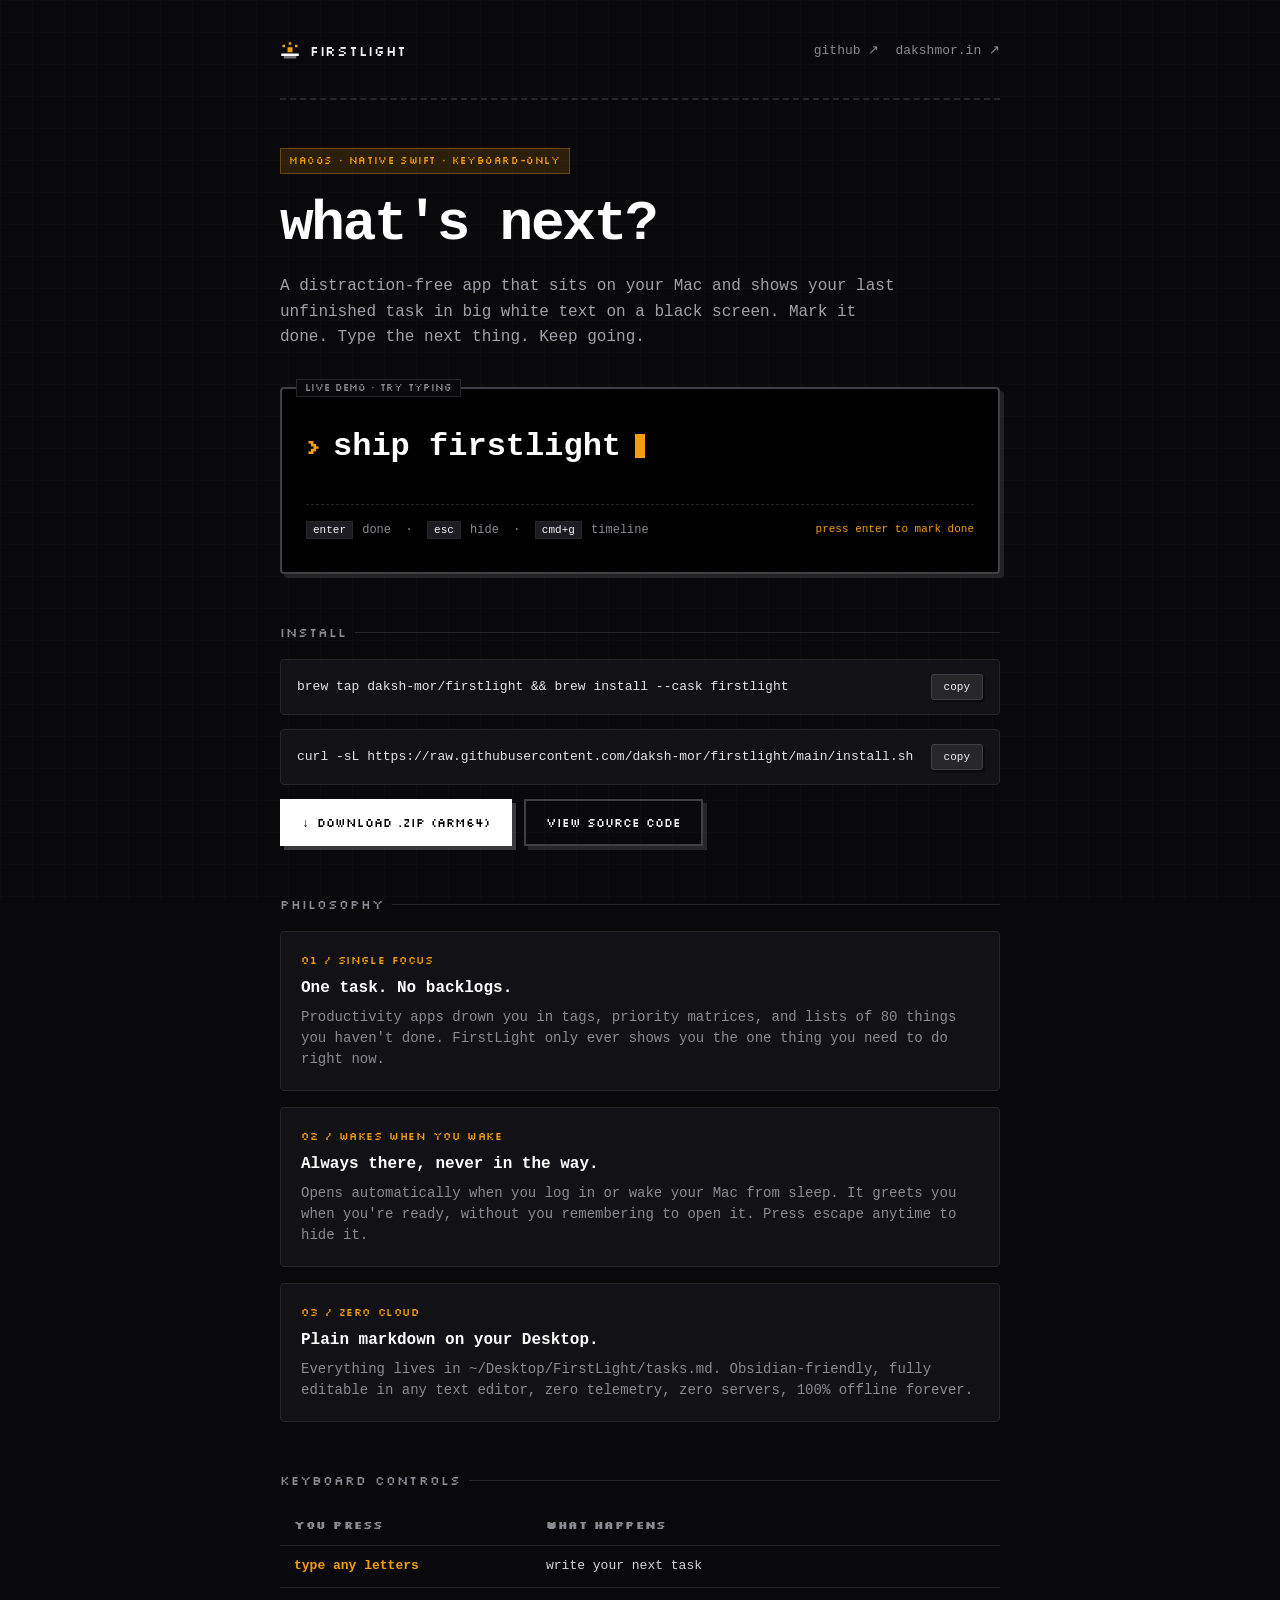
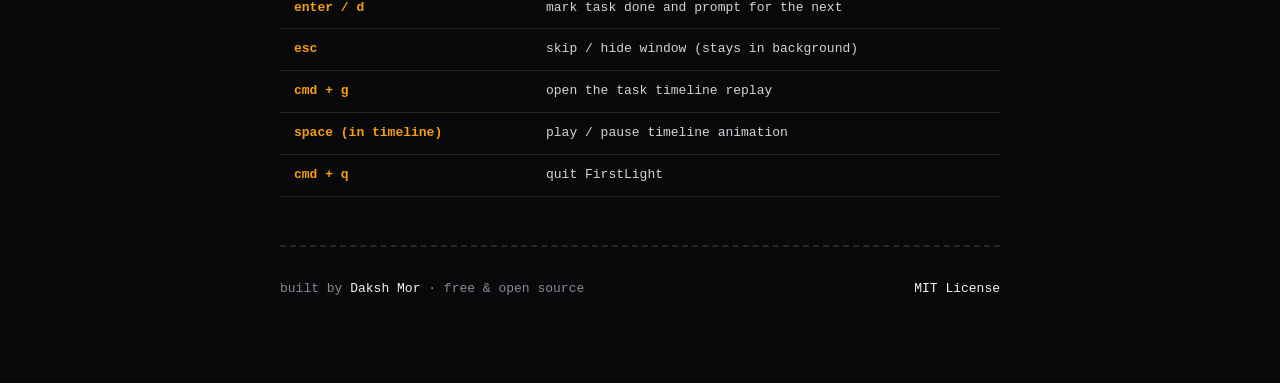
<file: firstlight/index.html>
<!DOCTYPE html>
<html lang="en">
<head>
  <meta charset="UTF-8">
  <meta name="viewport" content="width=device-width, initial-scale=1.0">
  <title>FirstLight: what's next?</title>
  <meta name="description" content="A distraction-free macOS app that sits on your Mac and asks one question: what's next? Keyboard-only, offline, plain markdown.">
  <link rel="icon" href="data:image/svg+xml,<svg xmlns='http://www.w3.org/2000/svg' viewBox='0 0 16 16'><rect width='16' height='16' fill='%23000'/><rect x='6' y='4' width='4' height='4' fill='%23f59e0b'/><rect x='2' y='8' width='12' height='2' fill='%23fff'/><rect x='0' y='11' width='16' height='1' fill='%23555'/></svg>">
  <link rel="preconnect" href="https://fonts.googleapis.com">
  <link rel="preconnect" href="https://fonts.gstatic.com" crossorigin>
  <link href="https://fonts.googleapis.com/css2?family=Silkscreen&display=swap" rel="stylesheet">
  <style>
    *, *::before, *::after {
      box-sizing: border-box;
      margin: 0;
      padding: 0;
    }

    :root {
      --bg: #09090b;
      --bg-surface: #121216;
      --bg-terminal: #000000;
      --text: #f4f4f5;
      --text-muted: #8a8a93;
      --border: #27272a;
      --border-light: #3f3f46;
      --amber: #f59e0b;
      --amber-dim: rgba(245, 158, 11, 0.15);
      --font-mono: ui-monospace, "SF Mono", "Cascadia Code", "Roboto Mono", Menlo, Consolas, monospace;
      --font-pixel: "Silkscreen", monospace;
    }

    body {
      background-color: var(--bg);
      color: var(--text);
      font-family: var(--font-mono);
      line-height: 1.6;
      -webkit-font-smoothing: antialiased;
      padding: 0 16px;
      min-height: 100vh;
      display: flex;
      flex-direction: column;
      align-items: center;
    }

    /* Grid background pattern */
    body::before {
      content: "";
      position: fixed;
      top: 0;
      left: 0;
      width: 100%;
      height: 100%;
      background-size: 32px 32px;
      background-image: 
        linear-gradient(to right, rgba(255, 255, 255, 0.02) 1px, transparent 1px),
        linear-gradient(to bottom, rgba(255, 255, 255, 0.02) 1px, transparent 1px);
      pointer-events: none;
      z-index: 0;
    }

    .wrapper {
      width: 100%;
      max-width: 720px;
      margin: 0 auto;
      padding: 40px 0 80px;
      position: relative;
      z-index: 1;
    }

    /* Header */
    header {
      display: flex;
      justify-content: space-between;
      align-items: center;
      padding-bottom: 36px;
      border-bottom: 2px dashed var(--border);
      margin-bottom: 48px;
    }

    .logo-badge {
      display: inline-flex;
      align-items: center;
      gap: 10px;
      text-decoration: none;
      color: var(--text);
      font-family: var(--font-pixel);
      font-size: 14px;
      letter-spacing: 0.05em;
    }

    .pixel-sun {
      width: 20px;
      height: 20px;
      image-rendering: pixelated;
    }

    .header-links {
      display: flex;
      gap: 16px;
      font-size: 13px;
    }

    .header-links a {
      color: var(--text-muted);
      text-decoration: none;
      transition: color 0.15s;
    }

    .header-links a:hover {
      color: var(--amber);
    }

    /* Hero */
    .pill {
      display: inline-block;
      font-family: var(--font-pixel);
      font-size: 10px;
      padding: 4px 8px;
      background: var(--amber-dim);
      color: var(--amber);
      border: 1px solid rgba(245, 158, 11, 0.3);
      margin-bottom: 20px;
      letter-spacing: 0.06em;
    }

    h1 {
      font-size: clamp(34px, 7vw, 56px);
      font-weight: 700;
      letter-spacing: -0.04em;
      line-height: 1.1;
      margin-bottom: 18px;
      color: #ffffff;
    }

    .hero-desc {
      font-size: 16px;
      color: #a1a1aa;
      line-height: 1.6;
      margin-bottom: 36px;
      max-width: 620px;
    }

    /* Interactive Demo Screen */
    .app-screen {
      background: var(--bg-terminal);
      border: 2px solid var(--border-light);
      box-shadow: 4px 4px 0px rgba(255, 255, 255, 0.1);
      border-radius: 4px;
      padding: 32px 24px;
      margin-bottom: 48px;
      cursor: text;
      position: relative;
    }

    .app-screen-label {
      position: absolute;
      top: -10px;
      left: 14px;
      background: var(--bg);
      padding: 0 8px;
      font-size: 10px;
      font-family: var(--font-pixel);
      color: var(--text-muted);
      border: 1px solid var(--border);
    }

    .task-display {
      font-size: clamp(22px, 4.5vw, 32px);
      font-weight: 600;
      color: #ffffff;
      min-height: 48px;
      word-break: break-word;
      display: flex;
      align-items: center;
      gap: 12px;
    }

    .task-prefix {
      color: var(--amber);
      font-family: var(--font-pixel);
      font-size: 20px;
      user-select: none;
    }

    .task-text {
      color: #ffffff;
      outline: none;
    }

    .task-text.done {
      text-decoration: line-through;
      color: var(--text-muted);
    }

    .cursor {
      display: inline-block;
      width: 10px;
      height: 24px;
      background: var(--amber);
      animation: blink 1s infinite;
      vertical-align: middle;
      margin-left: 2px;
    }

    @keyframes blink {
      0%, 49% { opacity: 1; }
      50%, 100% { opacity: 0; }
    }

    .screen-footer {
      display: flex;
      flex-wrap: wrap;
      justify-content: space-between;
      gap: 12px;
      margin-top: 32px;
      padding-top: 16px;
      border-top: 1px dashed var(--border);
      font-size: 12px;
      color: var(--text-muted);
    }

    .screen-keys span {
      background: #1c1c22;
      border: 1px solid var(--border);
      padding: 2px 6px;
      color: var(--text);
      font-size: 11px;
      margin-right: 2px;
    }

    .screen-hint {
      color: var(--amber);
      font-size: 11px;
    }

    /* Install Section */
    .section-title {
      font-family: var(--font-pixel);
      font-size: 13px;
      letter-spacing: 0.08em;
      color: var(--text-muted);
      text-transform: uppercase;
      margin-bottom: 16px;
      display: flex;
      align-items: center;
      gap: 8px;
    }

    .section-title::after {
      content: "";
      flex: 1;
      height: 1px;
      background: var(--border);
    }

    .install-box {
      background: var(--bg-surface);
      border: 1px solid var(--border);
      border-radius: 4px;
      padding: 14px 16px;
      margin-bottom: 14px;
      display: flex;
      align-items: center;
      justify-content: space-between;
      gap: 12px;
      position: relative;
    }

    .install-cmd {
      font-size: 13px;
      color: #e4e4e7;
      min-width: 0;
      max-width: 100%;
      overflow-x: auto;
      white-space: nowrap;
      scrollbar-width: none;
    }

    .install-cmd::-webkit-scrollbar {
      display: none;
    }

    .copy-btn {
      background: #27272a;
      border: 1px solid var(--border-light);
      color: var(--text);
      font-family: var(--font-mono);
      font-size: 11px;
      padding: 6px 12px;
      border-radius: 3px;
      cursor: pointer;
      flex-shrink: 0;
      transition: all 0.15s;
      box-shadow: 2px 2px 0px rgba(0, 0, 0, 0.4);
    }

    .copy-btn:hover {
      background: #3f3f46;
      border-color: #52525b;
      color: #ffffff;
      transform: translate(-1px, -1px);
      box-shadow: 3px 3px 0px rgba(0, 0, 0, 0.6);
    }

    .copy-btn:active {
      transform: translate(1px, 1px);
      box-shadow: 0 0 0;
    }

    .copy-btn.copied {
      background: var(--amber);
      color: #000;
      border-color: var(--amber);
    }

    .download-row {
      display: flex;
      gap: 12px;
      margin-top: 14px;
      margin-bottom: 48px;
      flex-wrap: wrap;
    }

    .pixel-btn {
      display: inline-flex;
      align-items: center;
      gap: 8px;
      background: #ffffff;
      color: #000000;
      font-family: var(--font-pixel);
      font-size: 12px;
      text-decoration: none;
      padding: 12px 20px;
      border: 2px solid #ffffff;
      box-shadow: 4px 4px 0px rgba(255, 255, 255, 0.2);
      cursor: pointer;
      transition: all 0.15s;
    }

    .pixel-btn:hover {
      background: var(--amber);
      border-color: var(--amber);
      transform: translate(-2px, -2px);
      box-shadow: 6px 6px 0px rgba(245, 158, 11, 0.3);
    }

    .pixel-btn:active {
      transform: translate(2px, 2px);
      box-shadow: 0 0 0;
    }

    .pixel-btn-secondary {
      background: transparent;
      color: var(--text);
      border: 2px solid var(--border-light);
      box-shadow: 4px 4px 0px var(--border);
    }

    .pixel-btn-secondary:hover {
      background: var(--bg-surface);
      border-color: var(--text-muted);
      color: #fff;
      box-shadow: 6px 6px 0px var(--border-light);
    }

    /* 3 Pillars */
    .pillars {
      display: grid;
      grid-template-columns: 1fr;
      gap: 16px;
      margin-bottom: 48px;
    }

    .pillar-card {
      background: var(--bg-surface);
      border: 1px solid var(--border);
      padding: 20px;
      border-radius: 4px;
    }

    .pillar-num {
      font-family: var(--font-pixel);
      font-size: 11px;
      color: var(--amber);
      margin-bottom: 6px;
      letter-spacing: 0.05em;
    }

    .pillar-title {
      font-size: 16px;
      font-weight: 600;
      color: #ffffff;
      margin-bottom: 6px;
    }

    .pillar-body {
      font-size: 14px;
      color: var(--text-muted);
      line-height: 1.5;
    }

    /* Shortcuts Table */
    .shortcuts-table {
      width: 100%;
      border-collapse: collapse;
      margin-bottom: 48px;
      font-size: 13px;
    }

    .shortcuts-table th,
    .shortcuts-table td {
      padding: 10px 14px;
      text-align: left;
      border-bottom: 1px solid var(--border);
    }

    .shortcuts-table th {
      color: var(--text-muted);
      font-family: var(--font-pixel);
      font-size: 11px;
      text-transform: uppercase;
      letter-spacing: 0.05em;
    }

    .shortcuts-table td:first-child {
      font-weight: 600;
      color: var(--amber);
      white-space: nowrap;
      width: 35%;
    }

    .shortcuts-table td:last-child {
      color: #d4d4d8;
    }

    /* Footer */
    footer {
      padding-top: 32px;
      border-top: 2px dashed var(--border);
      display: flex;
      flex-wrap: wrap;
      justify-content: space-between;
      gap: 16px;
      font-size: 13px;
      color: var(--text-muted);
    }

    footer a {
      color: var(--text);
      text-decoration: none;
    }

    footer a:hover {
      color: var(--amber);
    }

    @media (max-width: 600px) {
      .app-screen {
        padding: 24px 16px;
      }
      .task-display {
        font-size: 22px;
      }
      .screen-footer {
        font-size: 11px;
      }
      .install-box {
        flex-direction: column;
        align-items: flex-start;
      }
      .copy-btn {
        align-self: flex-end;
      }
    }
  </style>
</head>
<body>
  <div class="wrapper">
    <!-- Header -->
    <header>
      <a href="#" class="logo-badge">
        <svg class="pixel-sun" viewBox="0 0 16 16" fill="currentColor">
          <rect x="7" y="1" width="2" height="2" fill="#f59e0b"/>
          <rect x="2" y="3" width="2" height="2" fill="#f59e0b"/>
          <rect x="12" y="3" width="2" height="2" fill="#f59e0b"/>
          <rect x="6" y="5" width="4" height="4" fill="#f59e0b"/>
          <rect x="1" y="10" width="14" height="2" fill="#ffffff"/>
          <rect x="3" y="12" width="10" height="2" fill="#71717a"/>
        </svg>
        FIRSTLIGHT
      </a>
      <div class="header-links">
        <a href="https://github.com/daksh-mor/firstlight" target="_blank" rel="noreferrer">github ↗</a>
        <a href="https://dakshmor.in" target="_blank" rel="noreferrer">dakshmor.in ↗</a>
      </div>
    </header>

    <!-- Hero -->
    <main>
      <div class="pill">macOS · native swift · keyboard-only</div>
      <h1>what's next?</h1>
      <p class="hero-desc">
        A distraction-free app that sits on your Mac and shows your last unfinished task in big white text on a black screen. Mark it done. Type the next thing. Keep going.
      </p>

      <!-- Live Interactive Demo -->
      <div class="app-screen" id="demoScreen" title="Click to interact with the demo">
        <div class="app-screen-label">LIVE DEMO · TRY TYPING</div>
        <div class="task-display">
          <span class="task-prefix">&gt;</span>
          <span class="task-text" id="taskText" contenteditable="true" spellcheck="false">ship firstlight</span><span class="cursor"></span>
        </div>
        <div class="screen-footer">
          <div class="screen-keys">
            <span>enter</span> done &nbsp;&middot;&nbsp; <span>esc</span> hide &nbsp;&middot;&nbsp; <span>cmd+g</span> timeline
          </div>
          <div class="screen-hint" id="screenHint">press enter to mark done</div>
        </div>
      </div>

      <!-- Quick Install -->
      <div class="section-title">install</div>

      <!-- Homebrew -->
      <div class="install-box">
        <code class="install-cmd">brew tap daksh-mor/firstlight && brew install --cask firstlight</code>
        <button class="copy-btn" data-copy="brew tap daksh-mor/firstlight && brew install --cask firstlight">copy</button>
      </div>

      <!-- One-liner curl -->
      <div class="install-box">
        <code class="install-cmd">curl -sL https://raw.githubusercontent.com/daksh-mor/firstlight/main/install.sh | bash</code>
        <button class="copy-btn" data-copy="curl -sL https://raw.githubusercontent.com/daksh-mor/firstlight/main/install.sh | bash">copy</button>
      </div>

      <div class="download-row">
        <a href="https://github.com/daksh-mor/firstlight/releases/latest" class="pixel-btn" target="_blank" rel="noreferrer">
          <span>↓</span> download .zip (arm64)
        </a>
        <a href="https://github.com/daksh-mor/firstlight" class="pixel-btn pixel-btn-secondary" target="_blank" rel="noreferrer">
          view source code
        </a>
      </div>

      <!-- Principles -->
      <div class="section-title">philosophy</div>
      <div class="pillars">
        <div class="pillar-card">
          <div class="pillar-num">01 / SINGLE FOCUS</div>
          <div class="pillar-title">One task. No backlogs.</div>
          <div class="pillar-body">
            Productivity apps drown you in tags, priority matrices, and lists of 80 things you haven't done. FirstLight only ever shows you the one thing you need to do right now.
          </div>
        </div>

        <div class="pillar-card">
          <div class="pillar-num">02 / WAKES WHEN YOU WAKE</div>
          <div class="pillar-title">Always there, never in the way.</div>
          <div class="pillar-body">
            Opens automatically when you log in or wake your Mac from sleep. It greets you when you're ready, without you remembering to open it. Press escape anytime to hide it.
          </div>
        </div>

        <div class="pillar-card">
          <div class="pillar-num">03 / ZERO CLOUD</div>
          <div class="pillar-title">Plain markdown on your Desktop.</div>
          <div class="pillar-body">
            Everything lives in <code>~/Desktop/FirstLight/tasks.md</code>. Obsidian-friendly, fully editable in any text editor, zero telemetry, zero servers, 100% offline forever.
          </div>
        </div>
      </div>

      <!-- Shortcuts -->
      <div class="section-title">keyboard controls</div>
      <table class="shortcuts-table">
        <thead>
          <tr>
            <th>you press</th>
            <th>what happens</th>
          </tr>
        </thead>
        <tbody>
          <tr>
            <td>type any letters</td>
            <td>write your next task</td>
          </tr>
          <tr>
            <td>enter / d</td>
            <td>mark task done and prompt for the next</td>
          </tr>
          <tr>
            <td>esc</td>
            <td>skip / hide window (stays in background)</td>
          </tr>
          <tr>
            <td>cmd + g</td>
            <td>open the task timeline replay</td>
          </tr>
          <tr>
            <td>space (in timeline)</td>
            <td>play / pause timeline animation</td>
          </tr>
          <tr>
            <td>cmd + q</td>
            <td>quit FirstLight</td>
          </tr>
        </tbody>
      </table>
    </main>

    <!-- Footer -->
    <footer>
      <div>built by <a href="https://dakshmor.in" target="_blank" rel="noreferrer">Daksh Mor</a> &middot; free & open source</div>
      <div><a href="https://github.com/daksh-mor/firstlight/blob/main/LICENSE" target="_blank" rel="noreferrer">MIT License</a></div>
    </footer>
  </div>

  <script>
    // Interactive demo script
    const taskEl = document.getElementById('taskText');
    const hintEl = document.getElementById('screenHint');
    const demoScreen = document.getElementById('demoScreen');

    const sampleTasks = [
      "review pr #42",
      "write neural net from scratch",
      "call mom",
      "deploy firstlight",
      "make coffee"
    ];
    let sampleIdx = 0;
    let isDone = false;

    demoScreen.addEventListener('click', () => {
      taskEl.focus();
    });

    taskEl.addEventListener('keydown', (e) => {
      if (e.key === 'Enter') {
        e.preventDefault();
        if (!isDone) {
          isDone = true;
          taskEl.classList.add('done');
          hintEl.textContent = "done! press enter for next task";
        } else {
          isDone = false;
          taskEl.classList.remove('done');
          taskEl.textContent = sampleTasks[sampleIdx % sampleTasks.length];
          sampleIdx++;
          hintEl.textContent = "press enter to mark done";
          // Move cursor to end
          const range = document.createRange();
          const sel = window.getSelection();
          range.selectNodeContents(taskEl);
          range.collapse(false);
          sel.removeAllRanges();
          sel.addRange(range);
        }
      }
    });

    // Copy command buttons
    document.querySelectorAll('.copy-btn').forEach(btn => {
      btn.addEventListener('click', async (e) => {
        e.stopPropagation();
        const text = btn.getAttribute('data-copy');
        try {
          await navigator.clipboard.writeText(text);
          const originalText = btn.textContent;
          btn.textContent = 'copied!';
          btn.classList.add('copied');
          setTimeout(() => {
            btn.textContent = originalText;
            btn.classList.remove('copied');
          }, 2000);
        } catch (err) {
          console.error('Failed to copy: ', err);
        }
      });
    });
  </script>
</body>
</html>
</file>
